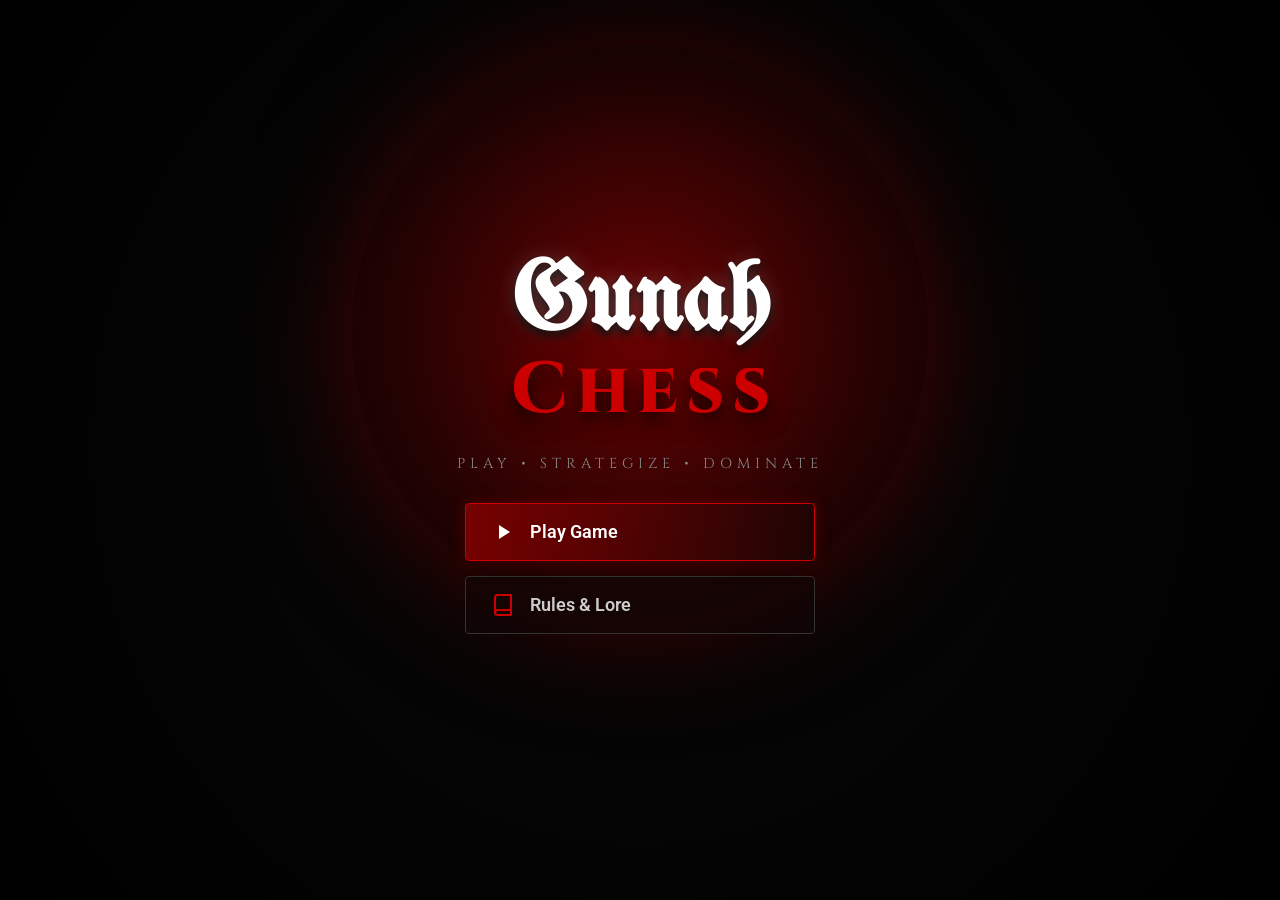
<file: index.html>
<!DOCTYPE html>
<html lang="en">
<head>
    <meta charset="UTF-8">
    <meta name="viewport" content="width=device-width, initial-scale=1.0, maximum-scale=1.0, user-scalable=no">
    <title>Gunah Chess</title>
    <link rel="stylesheet" href="css/style.css">
    <link href="https://fonts.googleapis.com/css2?family=Cinzel:wght@600;800&family=UnifrakturMaguntia&family=Roboto:wght@400;700&display=swap" rel="stylesheet">
</head>
<body class="menu-body">

    <div class="bg-moon"></div>
    <div class="bg-vignette"></div>

    <!-- 1. MAIN MENU -->
    <div id="screen-main" class="menu-container screen active">
        <div class="brand-header">
            <h1 class="brand-gunah">Gunah</h1>
            <h2 class="brand-chess">Chess</h2>
            <p class="brand-subtitle">Play • Strategize • Dominate</p>
        </div>

        <nav class="menu-nav">
            <button class="menu-btn primary" onclick="showScreen('screen-name')">
                <svg class="icon" viewBox="0 0 24 24" fill="currentColor"><path d="M8 5v14l11-7z"/></svg>
                <span>Play Game</span>
            </button>
            <button class="menu-btn" onclick="toggleModal('rules-modal')">
                <svg class="icon" viewBox="0 0 24 24" fill="none" stroke="currentColor" stroke-width="2"><path d="M4 19.5A2.5 2.5 0 0 1 6.5 17H20"></path><path d="M6.5 2H20v20H6.5A2.5 2.5 0 0 1 4 19.5v-15A2.5 2.5 0 0 1 6.5 2z"></path></svg>
                <span>Rules & Lore</span>
            </button>
        </nav>
    </div>

    <!-- 2. NAME INPUT -->
    <div id="screen-name" class="menu-container screen">
        <div class="setup-box">
            <h2 class="setup-title">Identify Yourself</h2>
            <p class="setup-desc">What shall the demons call you?</p>
            <input type="text" id="input-player-name" class="custom-input" placeholder="Enter your name..." maxlength="15" autocomplete="off">
            <button class="menu-btn primary" onclick="submitName()">Continue</button>
            <button class="menu-btn" onclick="showScreen('screen-main')" style="margin-top: 10px; font-size:0.8rem;">Back</button>
        </div>
    </div>

    <!-- 3. OPPONENT SELECT -->
    <div id="screen-opponent" class="menu-container screen">
        <h2 class="setup-title" style="margin-bottom: 20px;">Select Your Opponent</h2>
        <div class="opponent-grid" id="opponent-grid">
            <!-- Injected by JS -->
        </div>
        <button class="menu-btn" onclick="showScreen('screen-name')" style="margin-top: 20px; width: 100%;">Back</button>
    </div>

    <!-- Rules Modal -->
    <div id="rules-modal" class="modal hidden">
        <div class="modal-content">
            <h3>The Heresy</h3>
            <div class="rules-list">
                <p><strong>Gunahgar Lord (King):</strong> Moves 1 square any direction.</p>
                <p><strong>Prophet (Queen):</strong> Moves in any straight line.</p>
                <p><strong>Chari Moulana (Bishop):</strong> Moves diagonally.</p>
                <p><strong>Janzeer Moulana (Rook):</strong> Moves straight.</p>
                <p><strong>Ishanali Khalnayak (Knight):</strong> Moves in an L-shape.</p>
                <p><strong>Chacha (Pawn):</strong> Moves forward, captures diagonally.</p>
            </div>
            <button class="close-btn" onclick="toggleModal('rules-modal')">Close</button>
        </div>
    </div>

    <script>
        const opponents = [
            { id: 'b1', name: 'Zanjeer ki beti', elo: 100, icon: 'w-R' },
            { id: 'b2', name: 'Zanjeet ka beta', elo: 200, icon: 'b-R' }, // Kept original spelling
            { id: 'b3', name: 'Zanjeer Budha', elo: 400, icon: 'w-R' },
            { id: 'b4', name: 'Chari Budha', elo: 500, icon: 'w-B' },
            { id: 'b5', name: 'Ishan bhai ki maa', elo: 600, icon: 'w-N' },
            { id: 'b6', name: 'Ishan ali', elo: 1500, icon: 'b-N' },
            { id: 'b7', name: 'Badmosh Bachha', elo: 2000, icon: 'b-P' },
            { id: 'b8', name: 'Javed Hussain', elo: 3000, icon: 'b-K' }
        ];

        function showScreen(id) {
            document.querySelectorAll('.screen').forEach(s => s.classList.remove('active'));
            document.getElementById(id).classList.add('active');
        }

        function toggleModal(id) {
            document.getElementById(id).classList.toggle('hidden');
        }

        function submitName() {
            const name = document.getElementById('input-player-name').value.trim() || 'Nameless Sinner';
            localStorage.setItem('playerName', name);
            renderOpponents();
            showScreen('screen-opponent');
        }

        function renderOpponents() {
            const grid = document.getElementById('opponent-grid');
            grid.innerHTML = '';
            opponents.forEach(bot => {
                const card = document.createElement('div');
                card.className = 'opponent-card';
                card.innerHTML = `
                    <div class="bot-avatar">
                        <div class="piece ${bot.icon}"></div>
                    </div>
                    <div class="bot-info">
                        <h3>${bot.name}</h3>
                        <p>ELO: ${bot.elo}</p>
                    </div>
                `;
                card.onclick = () => startGame(bot);
                grid.appendChild(card);
            });
        }

        function startGame(bot) {
            localStorage.setItem('botName', bot.name);
            localStorage.setItem('botElo', bot.elo);
            localStorage.setItem('botIcon', bot.icon);
            window.location.href = 'Game.html';
        }
    </script>
</body>
</html>
</file>
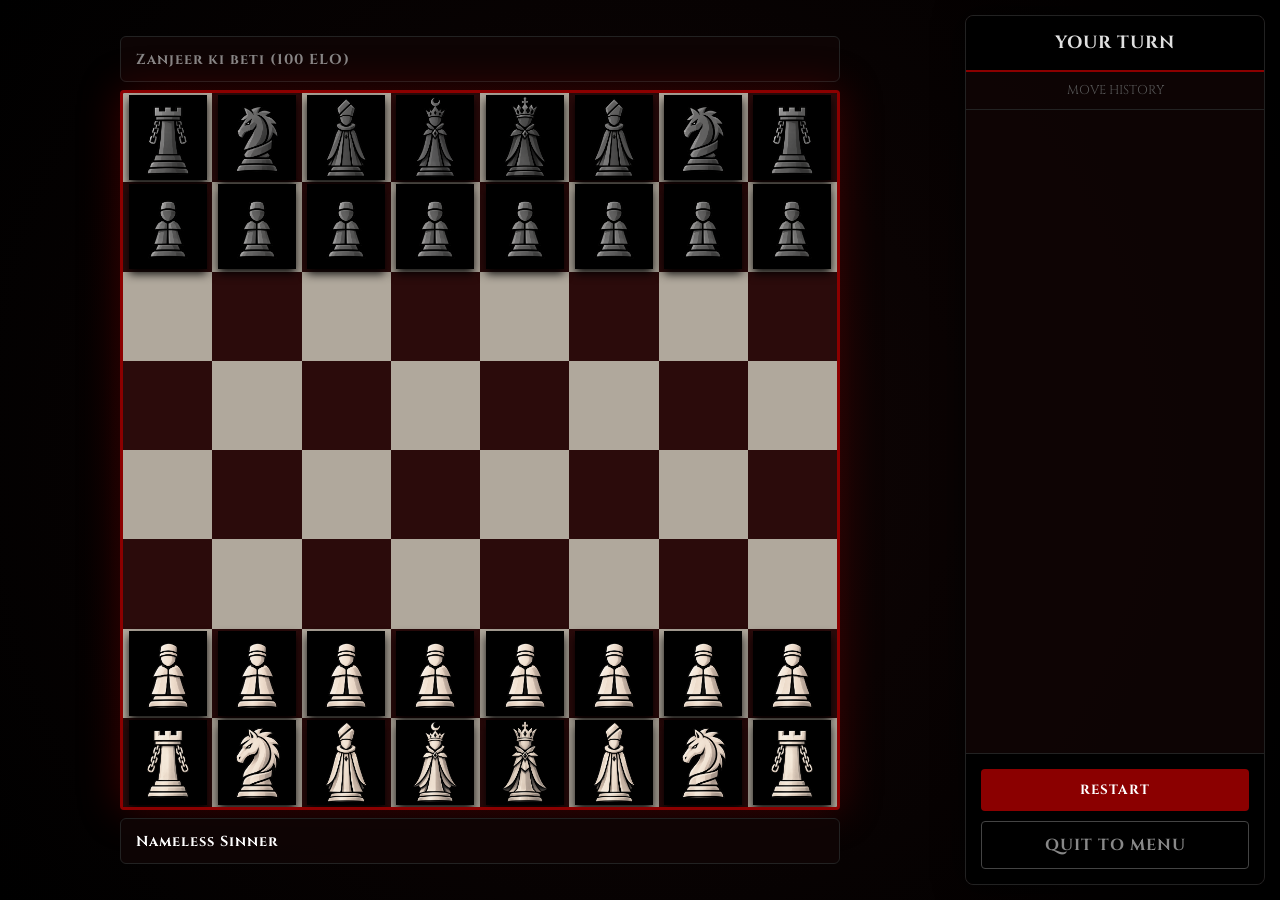
<file: Game.html>
<!DOCTYPE html>
<html lang="en">
<head>
    <meta charset="UTF-8">
    <meta name="viewport" content="width=device-width, initial-scale=1.0, maximum-scale=1.0, user-scalable=no">
    <title>Gunah Chess - Battle</title>
    
    <link rel="stylesheet" href="css/style.css">
    <link rel="stylesheet" href="css/king.css">
    <link rel="stylesheet" href="css/queen.css">
    <link rel="stylesheet" href="css/bishop.css">
    <link rel="stylesheet" href="css/rook.css">
    <link rel="stylesheet" href="css/knight.css">
    <link rel="stylesheet" href="css/pawn.css">
    
    <link href="https://fonts.googleapis.com/css2?family=Cinzel:wght@600;800&family=Roboto:wght@400;700&display=swap" rel="stylesheet">
</head>
<body class="game-body">

    <div id="game-layout">
        <div class="board-area">
            <div class="player-bar top">
                <span class="player-name" id="bot-name-display">BOT (1500 ELO)</span>
                <div class="captured-pieces" id="black-captured"></div>
            </div>

            <div class="board-wrapper">
                <div id="board"></div>
            </div>

            <div class="player-bar bottom">
                <span class="player-name" id="player-name-display">YOU</span>
                <div class="captured-pieces" id="white-captured"></div>
            </div>
        </div>

        <div class="side-panel">
            <div class="status-bar" id="game-status">Your turn</div>
            <div class="move-history">
                <div class="history-header">Move History</div>
                <div class="history-list" id="move-history-list"></div>
            </div>
            <div class="controls">
                <button id="btn-new-game" class="btn-red">Restart</button>
                <a href="index.html" class="btn-outline">Quit to Menu</a>
            </div>
        </div>
    </div>

    <div id="promotion-modal" class="modal hidden">
        <div class="modal-content">
            <h3>Choose your Mutation</h3>
            <div class="promotion-options" id="promotion-options"></div>
        </div>
    </div>

    <!-- Load Bot Engine First -->
    <script src="js/bot.js"></script>
    <script src="js/game.js"></script>
</body>
</html>
</file>
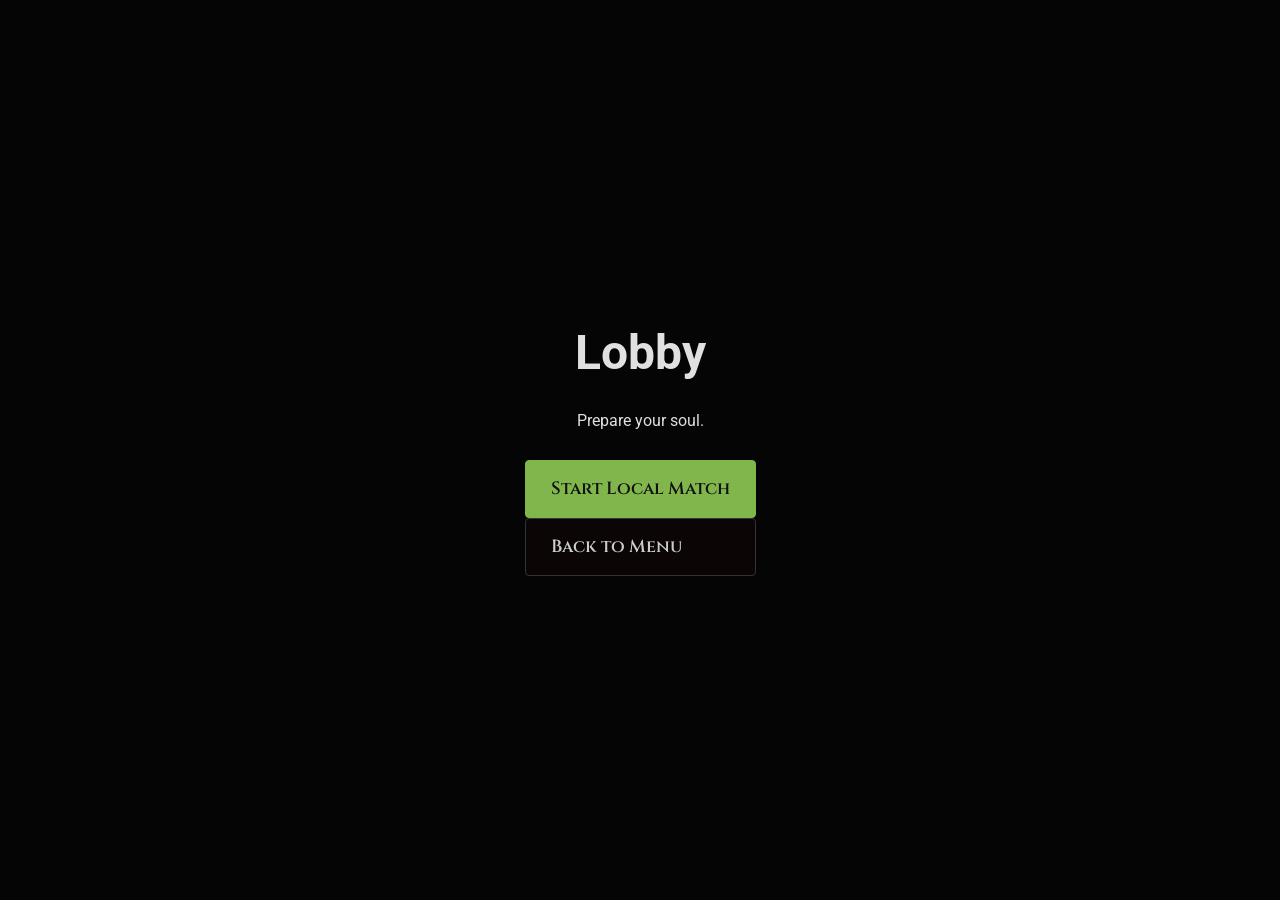
<file: LobbyUI.html>
<!DOCTYPE html>
<html lang="en">
<head>
    <meta charset="UTF-8">
    <meta name="viewport" content="width=device-width, initial-scale=1.0, maximum-scale=1.0, user-scalable=no">
    <title>Lobby - Gunah Chess</title>
    <link rel="stylesheet" href="css/style.css">
    <link href="https://fonts.googleapis.com/css2?family=Cinzel:wght@700&family=Creepster&family=Roboto:wght@400;700&display=swap" rel="stylesheet">
</head>
<body class="menu-body">

    <div class="menu-container">
        <h1 class="menu-title" style="font-size: 3rem;">Lobby</h1>
        <p class="menu-subtitle">Prepare your soul.</p>
        
        <div class="menu-buttons">
            <a href="Game.html" class="menu-btn" style="background-color: #81b64c; color: #111; border-color: #81b64c;">Start Local Match</a>
            <a href="index.html" class="menu-btn secondary">Back to Menu</a>
        </div>
    </div>

</body>
</html>
</file>
<file: css/style.css>
:root {
    --bg-void: #050505;
    --bg-panel: rgba(15, 5, 5, 0.9);
    --accent-red: #8b0000;
    --accent-red-bright: #cc0000;
    --accent-gold: #d4af37;
    --text-main: #e0e0e0;
    --text-muted: #888;
    --light-sq: #b0a89c; 
    --dark-sq: #2b0b0b;  
    --check-red: #ff0000;
}

* { box-sizing: border-box; margin: 0; padding: 0; font-family: 'Roboto', sans-serif; user-select: none; }
body { background-color: var(--bg-void); color: var(--text-main); height: 100dvh; overflow: hidden; }

/* =========================================
   BACKGROUND EFFECTS
   ========================================= */
.menu-body { display: flex; justify-content: center; align-items: center; background-color: var(--bg-void); position: relative; }
.bg-moon {
    position: absolute; top: 5%; left: 50%; transform: translateX(-50%);
    width: 45vw; height: 45vw; max-width: 600px; max-height: 600px;
    background: radial-gradient(circle, #cc0000 0%, #440000 60%, transparent 100%);
    border-radius: 50%; box-shadow: 0 0 120px #8b0000; z-index: 0; opacity: 0.5;
    animation: pulseMoon 10s infinite alternate; pointer-events: none;
}
@keyframes pulseMoon { 0% { opacity: 0.3; box-shadow: 0 0 80px #8b0000; } 100% { opacity: 0.6; box-shadow: 0 0 150px #cc0000; } }
.bg-vignette {
    position: absolute; top: 0; left: 0; width: 100%; height: 100%;
    background: radial-gradient(circle, transparent 40%, #000 100%); z-index: 1; pointer-events: none;
}

/* =========================================
   SCREENS & CONTAINERS
   ========================================= */
.menu-container {
    position: relative; z-index: 10; display: flex; flex-direction: column;
    align-items: center; justify-content: center; text-align: center;
    width: 100%; max-width: 600px; padding: 20px; gap: 30px;
}

/* Hide screens by default, show active */
.screen { display: none !important; opacity: 0; transition: opacity 0.3s ease; width: 100%; }
.screen.active { display: flex !important; opacity: 1; flex-direction: column; align-items: center; }

/* Typography */
.brand-header { display: flex; flex-direction: column; align-items: center; }
.brand-gunah { font-family: 'UnifrakturMaguntia', cursive; font-size: clamp(4rem, 10vw, 6rem); color: #fff; line-height: 0.8; text-shadow: 0 0 20px rgba(255, 255, 255, 0.2), 0 5px 10px #000; }
.brand-chess { font-family: 'Cinzel', serif; font-size: clamp(3rem, 8vw, 4.5rem); color: var(--accent-red-bright); font-weight: 800; letter-spacing: 8px; text-shadow: 0 10px 20px #000, 0 0 30px rgba(204, 0, 0, 0.4); margin-left: 8px; }
.brand-subtitle { font-family: 'Cinzel', serif; color: var(--text-muted); letter-spacing: 5px; font-size: 0.9rem; text-transform: uppercase; margin-top: 15px;}

/* Navigation Buttons */
.menu-nav { display: flex; flex-direction: column; gap: 15px; width: 100%; max-width: 350px; }
.menu-btn {
    display: flex; align-items: center; justify-content: flex-start; gap: 15px;
    padding: 16px 25px; background: rgba(15, 5, 5, 0.6); border: 1px solid #333;
    color: #ccc; font-family: 'Cinzel', serif; font-size: 1.1rem; font-weight: 600;
    cursor: pointer; border-radius: 4px; transition: all 0.3s ease;
    text-decoration: none; position: relative; overflow: hidden; width: 100%;
}
.menu-btn::before { content: ''; position: absolute; top: 0; left: 0; width: 0%; height: 100%; background: linear-gradient(90deg, rgba(139,0,0,0.4) 0%, transparent 100%); transition: width 0.3s ease; z-index: 0; }
.menu-btn > * { position: relative; z-index: 1; }
.menu-btn:hover { border-color: var(--accent-red-bright); color: #fff; transform: translateX(10px); box-shadow: 0 0 20px rgba(139, 0, 0, 0.3); }
.menu-btn:hover::before { width: 100%; }
.menu-btn.primary { background: linear-gradient(90deg, rgba(139,0,0,0.8) 0%, rgba(30,5,5,0.8) 100%); border-color: var(--accent-red-bright); color: #fff; box-shadow: 0 0 15px rgba(139, 0, 0, 0.4); }
.menu-btn.primary:hover { box-shadow: 0 0 30px rgba(204, 0, 0, 0.6); }

/* Icons */
.icon { width: 24px; height: 24px; color: var(--accent-red-bright); transition: color 0.3s ease; flex-shrink: 0;}
.menu-btn:hover .icon, .menu-btn.primary .icon { color: #fff; }

/* =========================================
   SETUP SCREENS (Name & Opponents)
   ========================================= */
.setup-box { background: var(--bg-panel); border: 1px solid #333; padding: 30px; border-radius: 8px; width: 100%; max-width: 400px; box-shadow: 0 0 30px rgba(0,0,0,0.8), inset 0 0 20px rgba(0,0,0,0.5); }
.setup-title { font-family: 'Cinzel', serif; color: var(--accent-red-bright); font-size: 1.8rem; text-align: center; margin-bottom: 10px; text-shadow: 0 0 10px rgba(204, 0, 0, 0.3); }
.setup-desc { color: #888; text-align: center; font-size: 0.9rem; margin-bottom: 25px; font-style: italic; }
.custom-input { width: 100%; padding: 15px; background: #000; border: 1px solid #444; color: #fff; font-family: 'Cinzel', serif; font-size: 1.2rem; text-align: center; border-radius: 4px; margin-bottom: 20px; outline: none; transition: border-color 0.3s; }
.custom-input:focus { border-color: var(--accent-red-bright); box-shadow: 0 0 15px rgba(139,0,0,0.3); }

.opponent-grid { display: grid; grid-template-columns: repeat(auto-fit, minmax(160px, 1fr)); gap: 15px; width: 100%; max-width: 800px; max-height: 60vh; overflow-y: auto; padding: 10px; }
.opponent-card { background: var(--bg-panel); border: 1px solid #333; border-radius: 8px; padding: 15px; display: flex; flex-direction: column; align-items: center; text-align: center; cursor: pointer; transition: all 0.2s; }
.opponent-card:hover { border-color: var(--accent-red-bright); background: rgba(40, 5, 5, 0.9); transform: translateY(-5px); box-shadow: 0 5px 20px rgba(139, 0, 0, 0.4); }
.bot-avatar { width: 60px; height: 60px; background: #000; border: 2px solid #333; border-radius: 50%; display: flex; justify-content: center; align-items: center; margin-bottom: 10px; overflow: hidden; padding: 5px; }
.opponent-card:hover .bot-avatar { border-color: var(--accent-red); }
.bot-avatar .piece { width: 100%; height: 100%; background-size: contain; background-position: center; background-repeat: no-repeat; filter: drop-shadow(0 0 5px rgba(0,0,0,0.8)); }
.bot-info h3 { font-family: 'Cinzel', serif; font-size: 1rem; color: #ddd; margin-bottom: 5px; }
.bot-info p { font-size: 0.8rem; color: var(--accent-gold); font-weight: bold; }

/* =========================================
   GAME LAYOUT (Game.html)
   ========================================= */
.game-body { display: flex; justify-content: center; align-items: center; background: radial-gradient(circle at center, #110505 0%, #000 100%); }
#game-layout { display: flex; width: 100vw; height: 100dvh; padding: 15px; gap: 20px; max-width: 1400px; }
.board-area { display: flex; flex-direction: column; flex: 1; justify-content: center; align-items: center; }
.board-wrapper { width: 100%; max-width: min(80vh, 100%); aspect-ratio: 1 / 1; background: #000; border: 3px solid var(--accent-red); box-shadow: 0 0 40px rgba(139, 0, 0, 0.4), inset 0 0 20px #000; border-radius: 4px; overflow: hidden; }
#board { display: grid; grid-template-columns: repeat(8, 1fr); grid-template-rows: repeat(8, 1fr); width: 100%; height: 100%; }
.square { position: relative; display: flex; justify-content: center; align-items: center; cursor: pointer; }
.light { background-color: var(--light-sq); }
.dark { background-color: var(--dark-sq); }
.square.selected { box-shadow: inset 0 0 0 4px #fff; z-index: 5; }
.square.valid-move::after { content: ''; width: 25%; height: 25%; background-color: rgba(0,0,0,0.4); border-radius: 50%; position: absolute; z-index: 1; }
.square.valid-capture::after { content: ''; width: 85%; height: 85%; border: 4px solid rgba(255,0,0,0.7); border-radius: 50%; position: absolute; z-index: 1; }
.square.in-check { background-color: var(--check-red) !important; box-shadow: inset 0 0 20px #000; }

.piece { width: 95%; height: 95%; background-size: contain; background-position: center; background-repeat: no-repeat; z-index: 2; pointer-events: none; filter: drop-shadow(0px 5px 5px rgba(0,0,0,0.9)); }

.player-bar { display: flex; justify-content: space-between; align-items: center; width: 100%; max-width: min(80vh, 100%); padding: 12px 15px; background: var(--bg-panel); border: 1px solid #222; border-radius: 6px; margin: 8px 0; }
.player-name { font-family: 'Cinzel', serif; font-weight: bold; font-size: 0.9rem; letter-spacing: 1px;}
.top .player-name { color: #888; }
.bottom .player-name { color: #fff; }
.captured-pieces { display: flex; gap: 2px; height: 20px; }
.captured-pieces .piece-mini { width: 18px; height: 18px; background-size: contain; background-repeat: no-repeat; opacity: 0.7; }

.side-panel { width: 300px; background: var(--bg-panel); border: 1px solid #222; border-radius: 8px; display: flex; flex-direction: column; box-shadow: 0 0 30px rgba(0,0,0,0.9); }
.status-bar { padding: 15px; text-align: center; font-family: 'Cinzel', serif; font-weight: bold; font-size: 1.1rem; background: #000; color: var(--accent-red-bright); border-bottom: 2px solid var(--accent-red); border-radius: 8px 8px 0 0; text-transform: uppercase; letter-spacing: 1px; }
.move-history { flex: 1; display: flex; flex-direction: column; overflow: hidden; }
.history-header { padding: 10px; text-align: center; color: #555; font-size: 0.8rem; text-transform: uppercase; border-bottom: 1px solid #222; font-family: 'Cinzel', serif;}
.history-list { flex: 1; overflow-y: auto; padding: 10px; display: grid; grid-template-columns: 30px 1fr 1fr; gap: 5px; font-size: 0.85rem; }
.move-number { color: #555; text-align: right; font-weight: bold;}
.move-white, .move-black { color: #ccc; font-weight: bold; font-family: monospace; padding: 2px;}

.controls { padding: 15px; display: flex; flex-direction: column; gap: 10px; background: #000; border-radius: 0 0 8px 8px; border-top: 1px solid #222; }
.btn-red { padding: 12px; background: var(--accent-red); color: #fff; border: none; border-radius: 4px; font-family: 'Cinzel', serif; font-weight: bold; cursor: pointer; transition: 0.2s; text-transform: uppercase; letter-spacing: 1px;}
.btn-red:hover { background: var(--accent-red-bright); box-shadow: 0 0 15px var(--accent-red); }
.btn-outline { padding: 12px; background: transparent; color: #888; border: 1px solid #444; border-radius: 4px; font-family: 'Cinzel', serif; font-weight: bold; text-align: center; text-decoration: none; transition: 0.2s; text-transform: uppercase; letter-spacing: 1px;}
.btn-outline:hover { border-color: #fff; color: #fff; background: rgba(255,255,255,0.05); }

/* =========================================
   MODALS
   ========================================= */
.modal { position: fixed; top: 0; left: 0; width: 100%; height: 100%; background: rgba(0,0,0,0.9); display: flex; justify-content: center; align-items: center; z-index: 1000; backdrop-filter: blur(8px); }
.modal.hidden { display: none !important; }
.modal-content { background: #0a0505; padding: 30px; border-radius: 8px; border: 2px solid var(--accent-red); width: 90%; max-width: 450px; text-align: center; box-shadow: 0 0 60px rgba(139,0,0,0.4); }
.modal-content h3 { font-family: 'Cinzel', serif; color: var(--accent-red-bright); font-size: 1.8rem; margin-bottom: 20px; letter-spacing: 1px; }
.rules-list { max-height: 50vh; overflow-y: auto; padding-right: 10px;}
.modal-content p { text-align: left; margin-bottom: 12px; color: #aaa; font-size: 0.9rem; border-bottom: 1px solid #222; padding-bottom: 8px; }
.modal-content p strong { color: var(--accent-gold); font-family: 'Cinzel', serif;}
.close-btn { margin-top: 20px; padding: 12px; background: var(--accent-red); color: #fff; border: none; width: 100%; font-family: 'Cinzel', serif; font-weight: bold; cursor: pointer; text-transform: uppercase; letter-spacing: 1px;}
.close-btn:hover { background: var(--accent-red-bright); }
.promotion-options { display: flex; justify-content: center; gap: 15px; margin-top: 20px;}
.promo-btn { width: 60px; height: 60px; background-color: #111; border: 2px solid var(--accent-red); border-radius: 6px; background-size: contain; background-repeat: no-repeat; background-position: center; cursor: pointer; transition: 0.2s;}
.promo-btn:hover { border-color: var(--accent-gold); box-shadow: 0 0 15px var(--accent-gold); transform: scale(1.1);}

/* =========================================
   MOBILE RESPONSIVENESS
   ========================================= */
@media (max-width: 1000px) {
    #game-layout { flex-direction: column; padding: 5px; gap: 10px; }
    .board-area { flex: none; width: 100%; }
    .board-wrapper { max-width: 95vw; max-height: 55vh; }
    .player-bar { max-width: 95vw; padding: 8px; }
    .side-panel { width: 100%; max-width: 95vw; height: auto; flex: 1; border-radius: 8px;}
    .move-history { height: 100px; }
    .controls { flex-direction: row; padding: 10px; }
    .btn-red, .btn-outline { flex: 1; padding: 10px; font-size: 0.8rem; }
    
    .menu-container { gap: 20px; padding: 15px; }
    .brand-chess { letter-spacing: 5px; margin-left: 5px; }
    .menu-nav { max-width: 90%; }
    .opponent-grid { grid-template-columns: 1fr 1fr; }
}
</file>
<file: css/king.css>
.w-K { background-image: url('../images/w-K.png'); }
.b-K { background-image: url('../images/b-K.png'); }
</file>
<file: css/queen.css>
.w-Q { background-image: url('../images/w-Q.png'); }
.b-Q { background-image: url('../images/b-Q.png'); }
</file>
<file: css/bishop.css>
.w-B { background-image: url('../images/w-B.png'); }
.b-B { background-image: url('../images/b-B.png'); }
</file>
<file: css/rook.css>
.w-R { background-image: url('../images/w-R.png'); }
.b-R { background-image: url('../images/b-R.png'); }
</file>
<file: css/knight.css>
.w-N { background-image: url('../images/w-N.png'); }
.b-N { background-image: url('../images/b-N.png'); }
</file>
<file: css/pawn.css>
.w-P { background-image: url('../images/w-P.png'); }
.b-P { background-image: url('../images/b-P.png'); }
</file>
